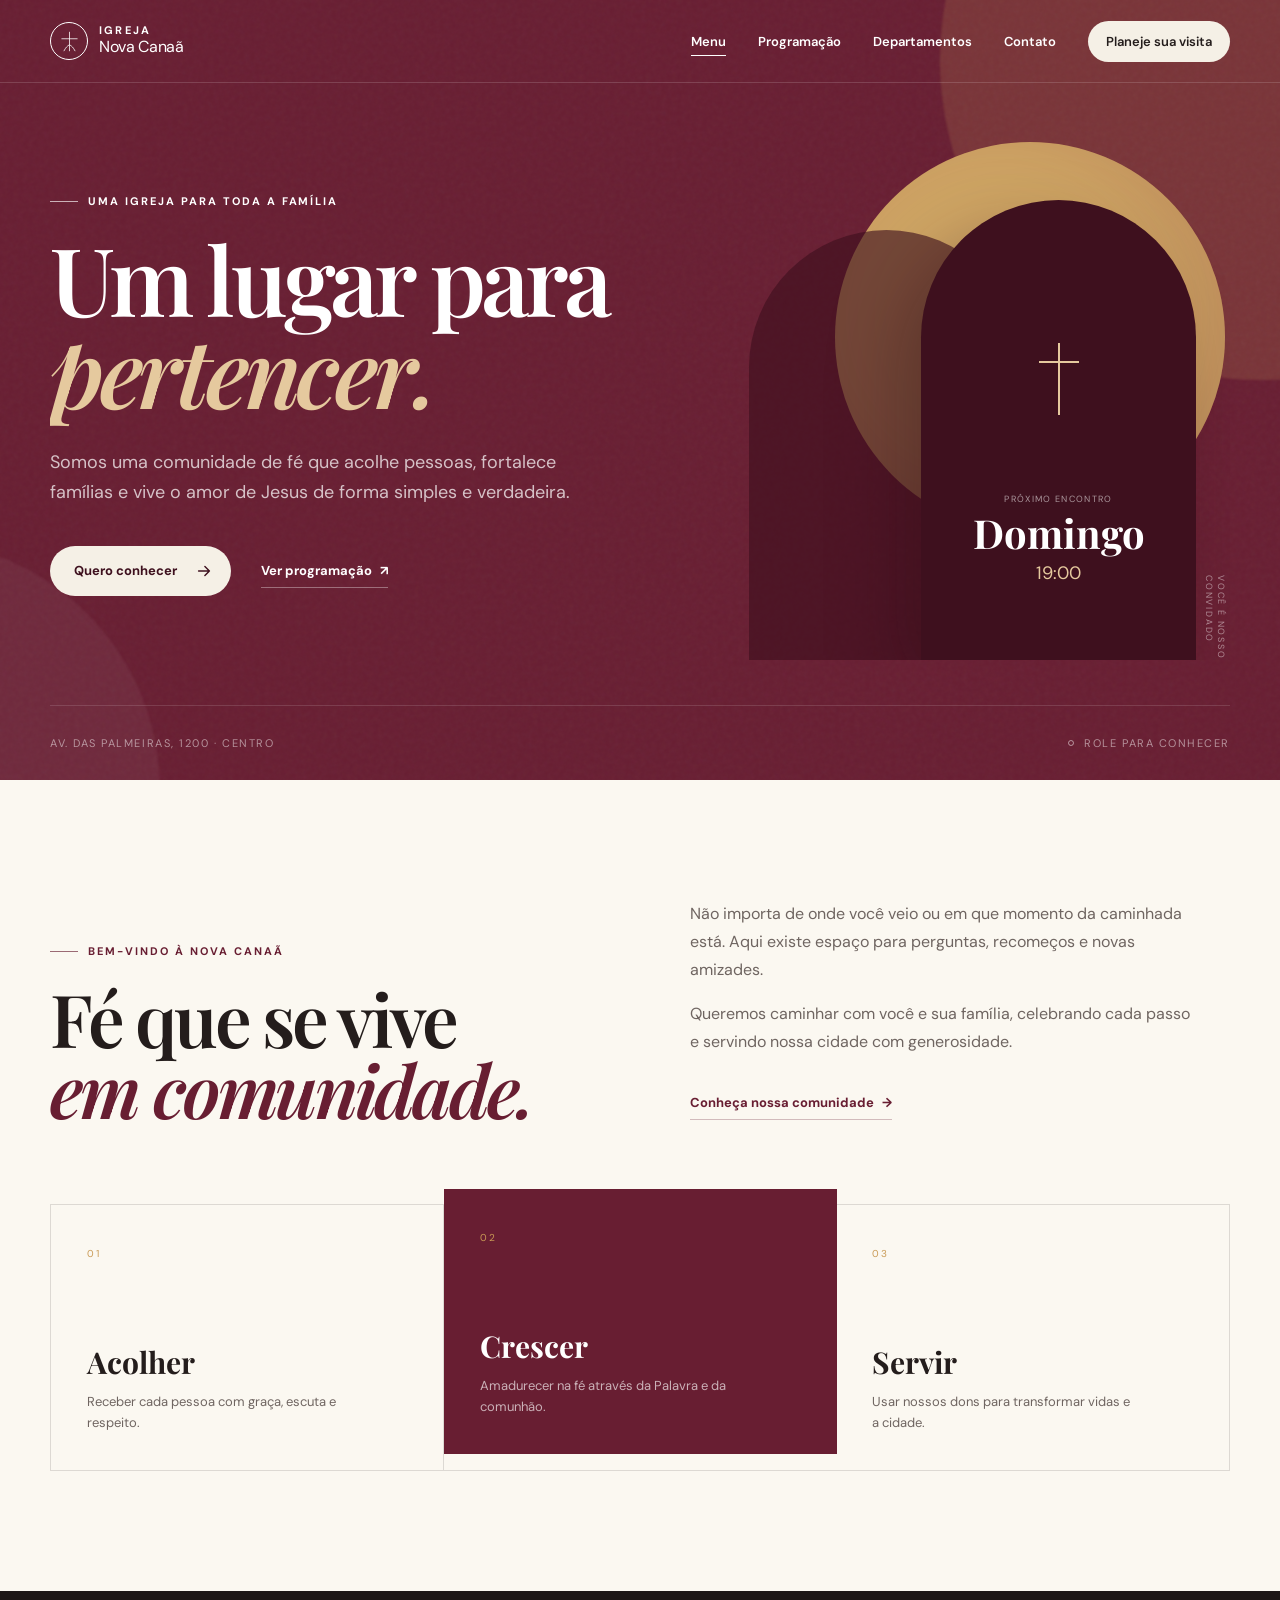
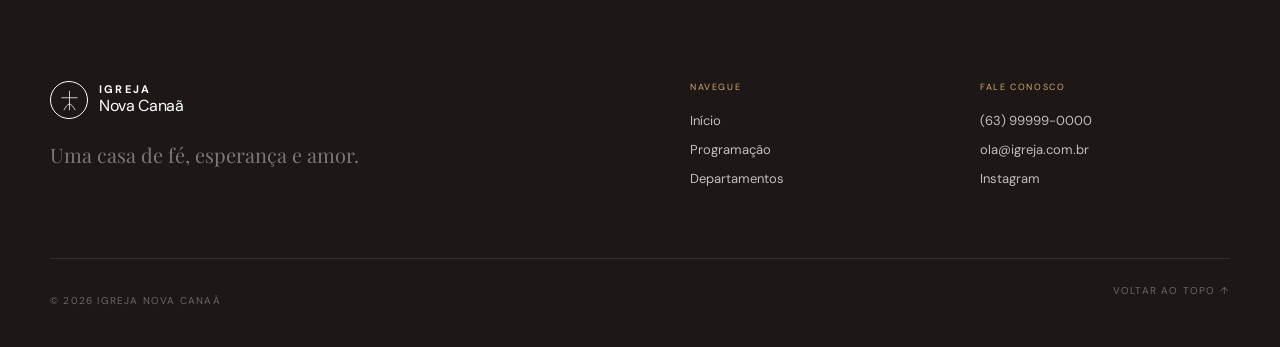
<file: index.html>
<!doctype html>
<html lang="pt-BR">
  <head>
    <meta charset="UTF-8" />
    <meta name="viewport" content="width=device-width, initial-scale=1.0" />
    <meta name="description" content="Igreja Nova Canaã — um lugar para pertencer, crescer e servir." />
    <meta name="theme-color" content="#681e32" />
    <title>Igreja Nova Canaã</title>
    <link rel="preconnect" href="https://fonts.googleapis.com" />
    <link rel="preconnect" href="https://fonts.gstatic.com" crossorigin />
    <link href="https://fonts.googleapis.com/css2?family=DM+Sans:wght@400;500;600;700&family=Playfair+Display:ital,wght@0,600;1,600&display=swap" rel="stylesheet" />
    <link rel="stylesheet" href="styles.css" />
  </head>
  <body>
    <a class="skip-link" href="#conteudo">Ir para o conteúdo</a>

    <header class="site-header" data-header>
      <div class="container nav-wrap">
        <a class="brand" href="index.html" aria-label="Igreja Nova Canaã — início">
          <span class="brand-mark" aria-hidden="true">
            <svg viewBox="0 0 42 42" role="img"><path d="M21 4v34M7 16h28"/><path d="M11 38c3-6 6-9 10-11 4 2 7 5 10 11"/></svg>
          </span>
          <span><strong>Igreja</strong> Nova Canaã</span>
        </a>

        <button class="menu-toggle" type="button" aria-label="Abrir menu" aria-expanded="false" aria-controls="main-nav" data-menu-toggle>
          <span></span><span></span>
        </button>

        <nav class="main-nav" id="main-nav" aria-label="Navegação principal" data-nav>
          <a href="index.html" aria-current="page">Menu</a>
          <a href="programacao.html">Programação</a>
          <a href="departamentos.html">Departamentos</a>
          <a href="contato.html">Contato</a>
          <a class="nav-cta" href="contato.html">Planeje sua visita</a>
        </nav>
      </div>
    </header>

    <main id="conteudo">
      <section class="hero" id="inicio">
        <div class="hero-glow hero-glow-one"></div>
        <div class="hero-glow hero-glow-two"></div>
        <div class="container hero-grid">
          <div class="hero-copy reveal">
            <p class="eyebrow"><span></span> Uma igreja para toda a família</p>
            <h1>Um lugar para <em>pertencer.</em></h1>
            <p class="hero-text">Somos uma comunidade de fé que acolhe pessoas, fortalece famílias e vive o amor de Jesus de forma simples e verdadeira.</p>
            <div class="hero-actions">
              <a class="button-live-arrow" href="contato.html">Quero conhecer<svg viewBox="0 0 20 20" aria-hidden="true"><path d="M4 10h12M11 5l5 5-5 5"/></svg></a>
              <a class="text-link" href="programacao.html">Ver programação <span aria-hidden="true">↗</span></a>
            </div>
          </div>

          <div class="hero-art reveal" aria-label="Próximo culto, domingo às 19 horas">
            <div class="sun-disc"></div>
            <div class="arch arch-back"></div>
            <div class="arch arch-front">
              <div class="cross" aria-hidden="true"></div>
              <p>Próximo encontro</p>
              <strong>Domingo</strong>
              <span>19:00</span>
            </div>
            <p class="art-note">Você é nosso convidado</p>
          </div>
        </div>

        <div class="container hero-foot">
          <p>Av. das Palmeiras, 1200 · Centro</p>
          <div class="hero-scroll"><span></span> Role para conhecer</div>
        </div>
      </section>

      <section class="welcome section" aria-labelledby="welcome-title">
        <div class="container welcome-grid">
          <div class="section-intro reveal">
            <p class="eyebrow dark"><span></span> Bem-vindo à Nova Canaã</p>
            <h2 id="welcome-title">Fé que se vive <em>em comunidade.</em></h2>
          </div>
          <div class="welcome-copy reveal">
            <p>Não importa de onde você veio ou em que momento da caminhada está. Aqui existe espaço para perguntas, recomeços e novas amizades.</p>
            <p>Queremos caminhar com você e sua família, celebrando cada passo e servindo nossa cidade com generosidade.</p>
            <a class="text-link dark-link" href="departamentos.html">Conheça nossa comunidade <span aria-hidden="true">→</span></a>
          </div>
        </div>
        <div class="container values-grid">
          <article class="value-card reveal">
            <span>01</span>
            <h3>Acolher</h3>
            <p>Receber cada pessoa com graça, escuta e respeito.</p>
          </article>
          <article class="value-card featured reveal">
            <span>02</span>
            <h3>Crescer</h3>
            <p>Amadurecer na fé através da Palavra e da comunhão.</p>
          </article>
          <article class="value-card reveal">
            <span>03</span>
            <h3>Servir</h3>
            <p>Usar nossos dons para transformar vidas e a cidade.</p>
          </article>
        </div>
      </section>

    </main>

    <footer class="footer">
      <div class="container footer-top">
        <div>
          <a class="brand footer-brand" href="index.html">
            <span class="brand-mark" aria-hidden="true"><svg viewBox="0 0 42 42"><path d="M21 4v34M7 16h28"/><path d="M11 38c3-6 6-9 10-11 4 2 7 5 10 11"/></svg></span>
            <span><strong>Igreja</strong> Nova Canaã</span>
          </a>
          <p>Uma casa de fé, esperança e amor.</p>
        </div>
        <div class="footer-nav">
          <div><span>Navegue</span><a href="index.html">Início</a><a href="programacao.html">Programação</a><a href="departamentos.html">Departamentos</a></div>
          <div><span>Fale conosco</span><a href="tel:+5563999990000">(63) 99999-0000</a><a href="mailto:ola@igreja.com.br">ola@igreja.com.br</a><a href="#">Instagram</a></div>
        </div>
      </div>
      <div class="container footer-bottom"><p>© <span data-year></span> Igreja Nova Canaã</p><a href="#inicio">Voltar ao topo ↑</a></div>
    </footer>

    <script src="script.js"></script>
  </body>
</html>
</file>
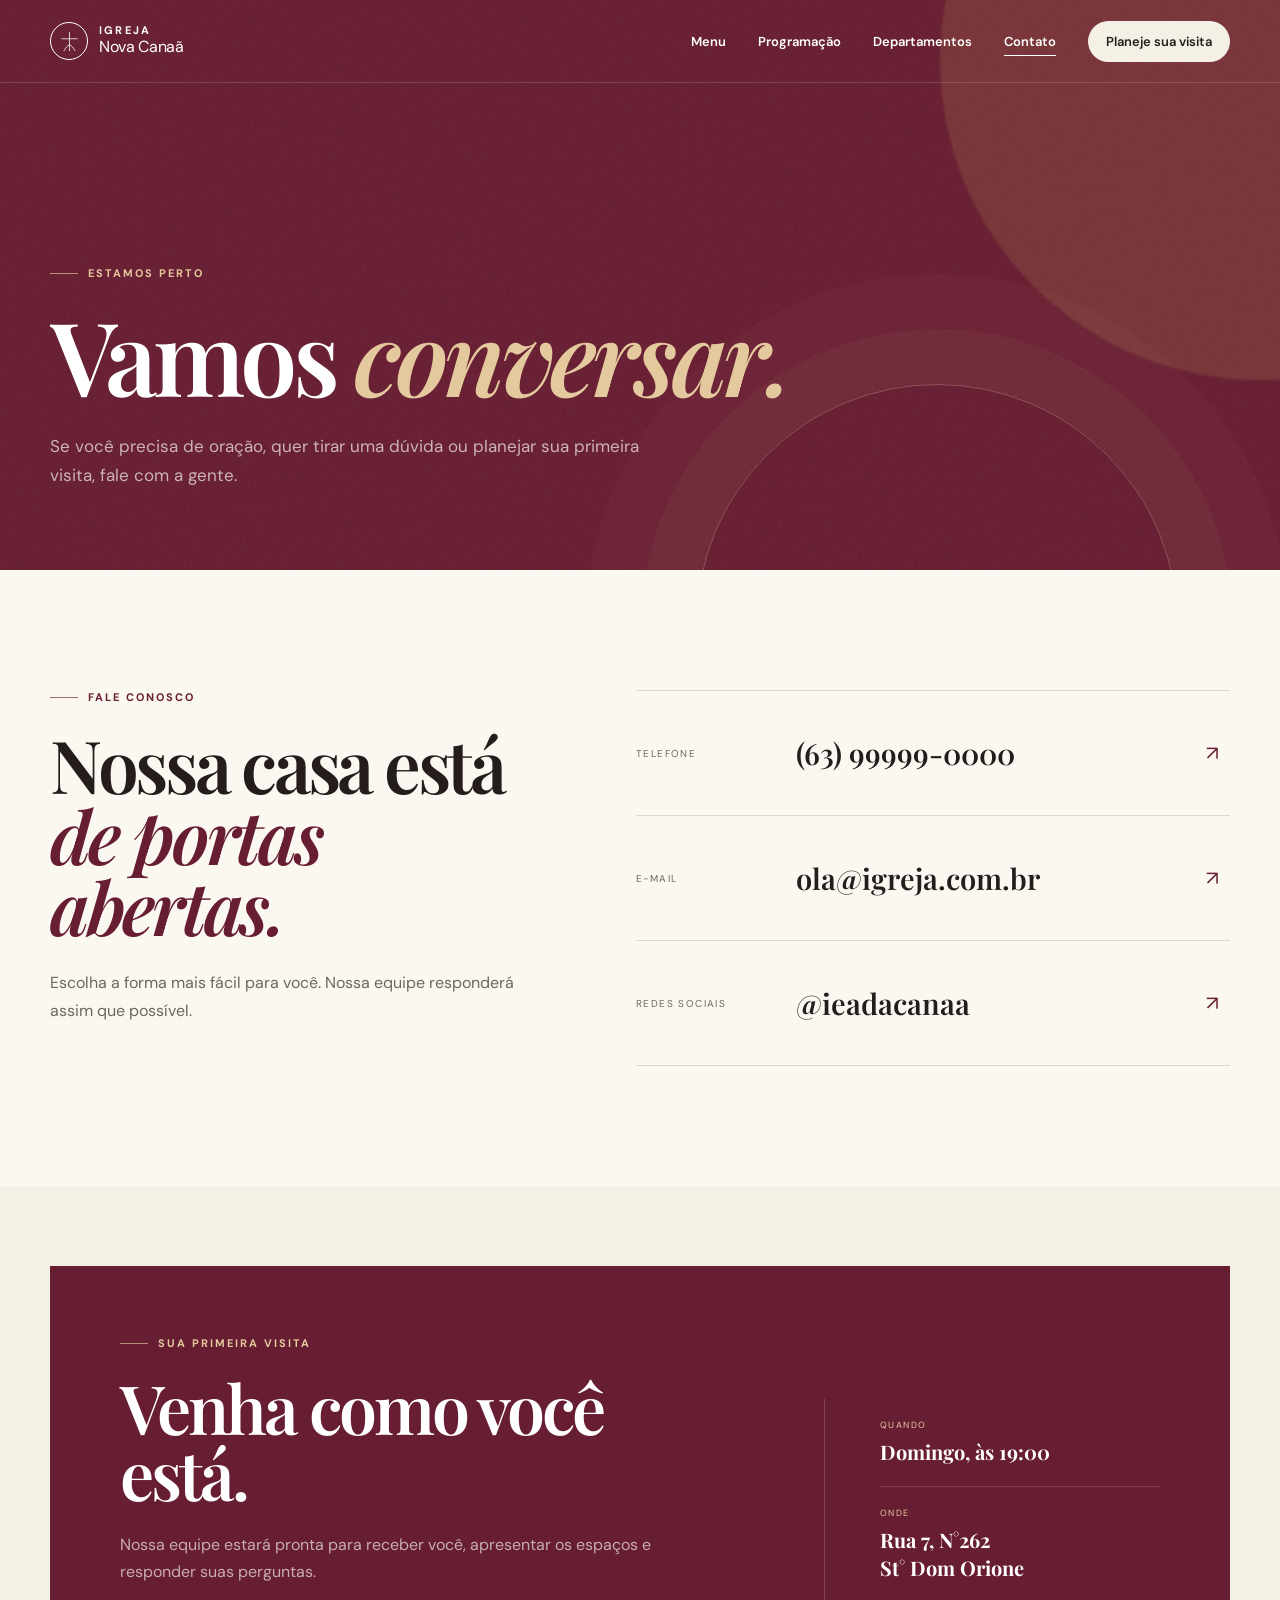
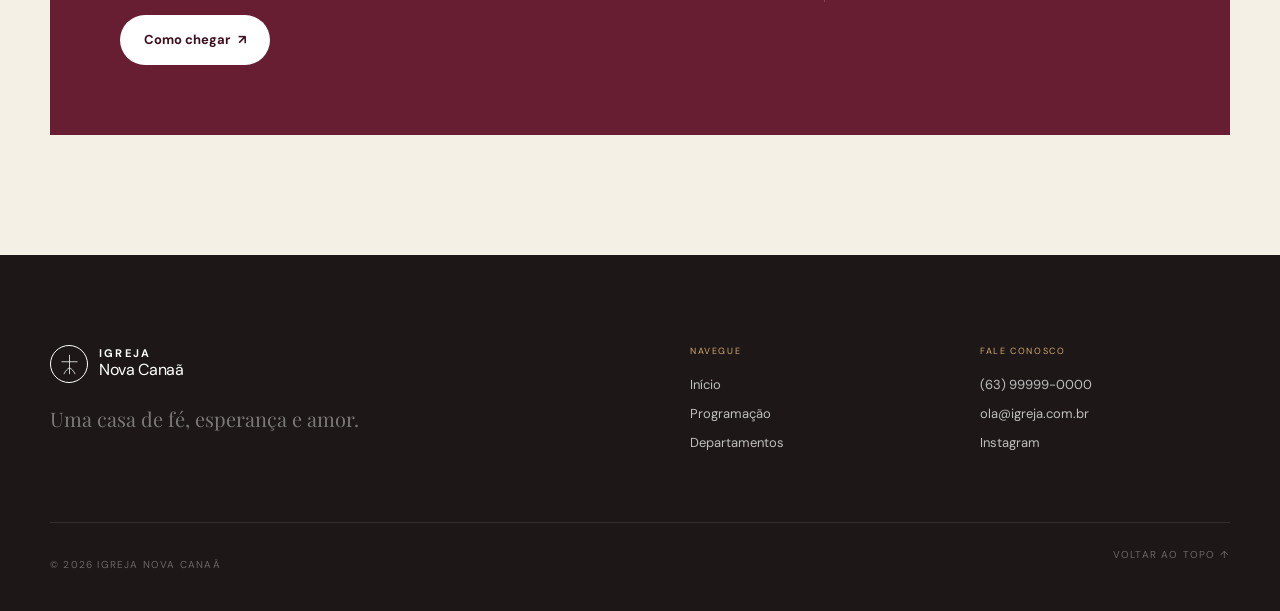
<file: contato.html>
<!doctype html>
<html lang="pt-BR">
  <head>
    <meta charset="UTF-8" />
    <meta name="viewport" content="width=device-width, initial-scale=1.0" />
    <meta name="description" content="Entre em contato e planeje sua visita à Igreja Nova Canaã." />
    <meta name="theme-color" content="#681e32" />
    <title>Contato | Igreja Nova Canaã</title>
    <link rel="preconnect" href="https://fonts.googleapis.com" /><link rel="preconnect" href="https://fonts.gstatic.com" crossorigin />
    <link href="https://fonts.googleapis.com/css2?family=DM+Sans:wght@400;500;600;700&family=Playfair+Display:ital,wght@0,600;1,600&display=swap" rel="stylesheet" />
    <link rel="stylesheet" href="styles.css" />
  </head>
  <body>
    <a class="skip-link" href="#conteudo">Ir para o conteúdo</a>
    <header class="site-header inner-header" data-header>
      <div class="container nav-wrap">
        <a class="brand" href="index.html" aria-label="Igreja Nova Canaã — início"><span class="brand-mark" aria-hidden="true"><svg viewBox="0 0 42 42"><path d="M21 4v34M7 16h28"/><path d="M11 38c3-6 6-9 10-11 4 2 7 5 10 11"/></svg></span><span><strong>Igreja</strong> Nova Canaã</span></a>
        <button class="menu-toggle" type="button" aria-label="Abrir menu" aria-expanded="false" aria-controls="main-nav" data-menu-toggle><span></span><span></span></button>
        <nav class="main-nav" id="main-nav" aria-label="Navegação principal" data-nav>
          <a href="index.html">Menu</a><a href="programacao.html">Programação</a><a href="departamentos.html">Departamentos</a><a href="contato.html" aria-current="page">Contato</a><a class="nav-cta" href="#visite">Planeje sua visita</a>
        </nav>
      </div>
    </header>

    <main id="conteudo">
      <section class="page-hero" id="inicio">
        <div class="hero-glow hero-glow-one"></div>
        <div class="container page-hero-content reveal"><p class="eyebrow light"><span></span> Estamos perto</p><h1>Vamos <em>conversar.</em></h1><p>Se você precisa de oração, quer tirar uma dúvida ou planejar sua primeira visita, fale com a gente.</p></div>
      </section>

      <section class="contact section" aria-labelledby="contact-title">
        <div class="container contact-grid">
          <div class="contact-intro reveal">
            <p class="eyebrow dark"><span></span> Fale conosco</p>
            <h2 id="contact-title">Nossa casa está <em>de portas abertas.</em></h2>
            <p>Escolha a forma mais fácil para você. Nossa equipe responderá assim que possível.</p>
          </div>
          <div class="contact-options">
            <a class="contact-card reveal" href="tel:+5563999990000"><span>Telefone</span><strong>(63) 99999-0000</strong><b aria-hidden="true">↗</b></a>
            <a class="contact-card reveal" href="mailto:ola@igreja.com.br"><span>E-mail</span><strong>ola@igreja.com.br</strong><b aria-hidden="true">↗</b></a>
            <a class="contact-card reveal" href="http://instagram.com/ieadacanaa" target="_blank" rel="noreferrer"><span>Redes sociais</span><strong>@ieadacanaa</strong><b aria-hidden="true">↗</b></a>
          </div>
        </div>
      </section>

      <section class="visit section contact-visit" id="visite" aria-labelledby="visit-title">
        <div class="container visit-card reveal">
          <div class="visit-copy"><p class="eyebrow light"><span></span> Sua primeira visita</p><h2 id="visit-title">Venha como você está.</h2><p>Nossa equipe estará pronta para receber você, apresentar os espaços e responder suas perguntas.</p><a class="button button-light" href="https://maps.app.goo.gl/ENQtZvtRJDS5ViXU7" target="_blank" rel="noreferrer">Como chegar <span aria-hidden="true">↗</span></a></div>
          <div class="visit-details"><div><span>Quando</span><strong>Domingo, às 19:00</strong></div><div><span>Onde</span><strong>Rua 7, N°262<br />St° Dom Orione</strong></div></div>
        </div>
      </section>
    </main>

    <footer class="footer">
      <div class="container footer-top"><div><a class="brand footer-brand" href="index.html"><span class="brand-mark" aria-hidden="true"><svg viewBox="0 0 42 42"><path d="M21 4v34M7 16h28"/><path d="M11 38c3-6 6-9 10-11 4 2 7 5 10 11"/></svg></span><span><strong>Igreja</strong> Nova Canaã</span></a><p>Uma casa de fé, esperança e amor.</p></div><div class="footer-nav"><div><span>Navegue</span><a href="index.html">Início</a><a href="programacao.html">Programação</a><a href="departamentos.html">Departamentos</a></div><div><span>Fale conosco</span><a href="tel:+5563999990000">(63) 99999-0000</a><a href="mailto:ola@igreja.com.br">ola@igreja.com.br</a><a href="#">Instagram</a></div></div></div>
      <div class="container footer-bottom"><p>© <span data-year></span> Igreja Nova Canaã</p><a href="#inicio">Voltar ao topo ↑</a></div>
    </footer>
    <script src="script.js"></script>
  </body>
</html>
</file>
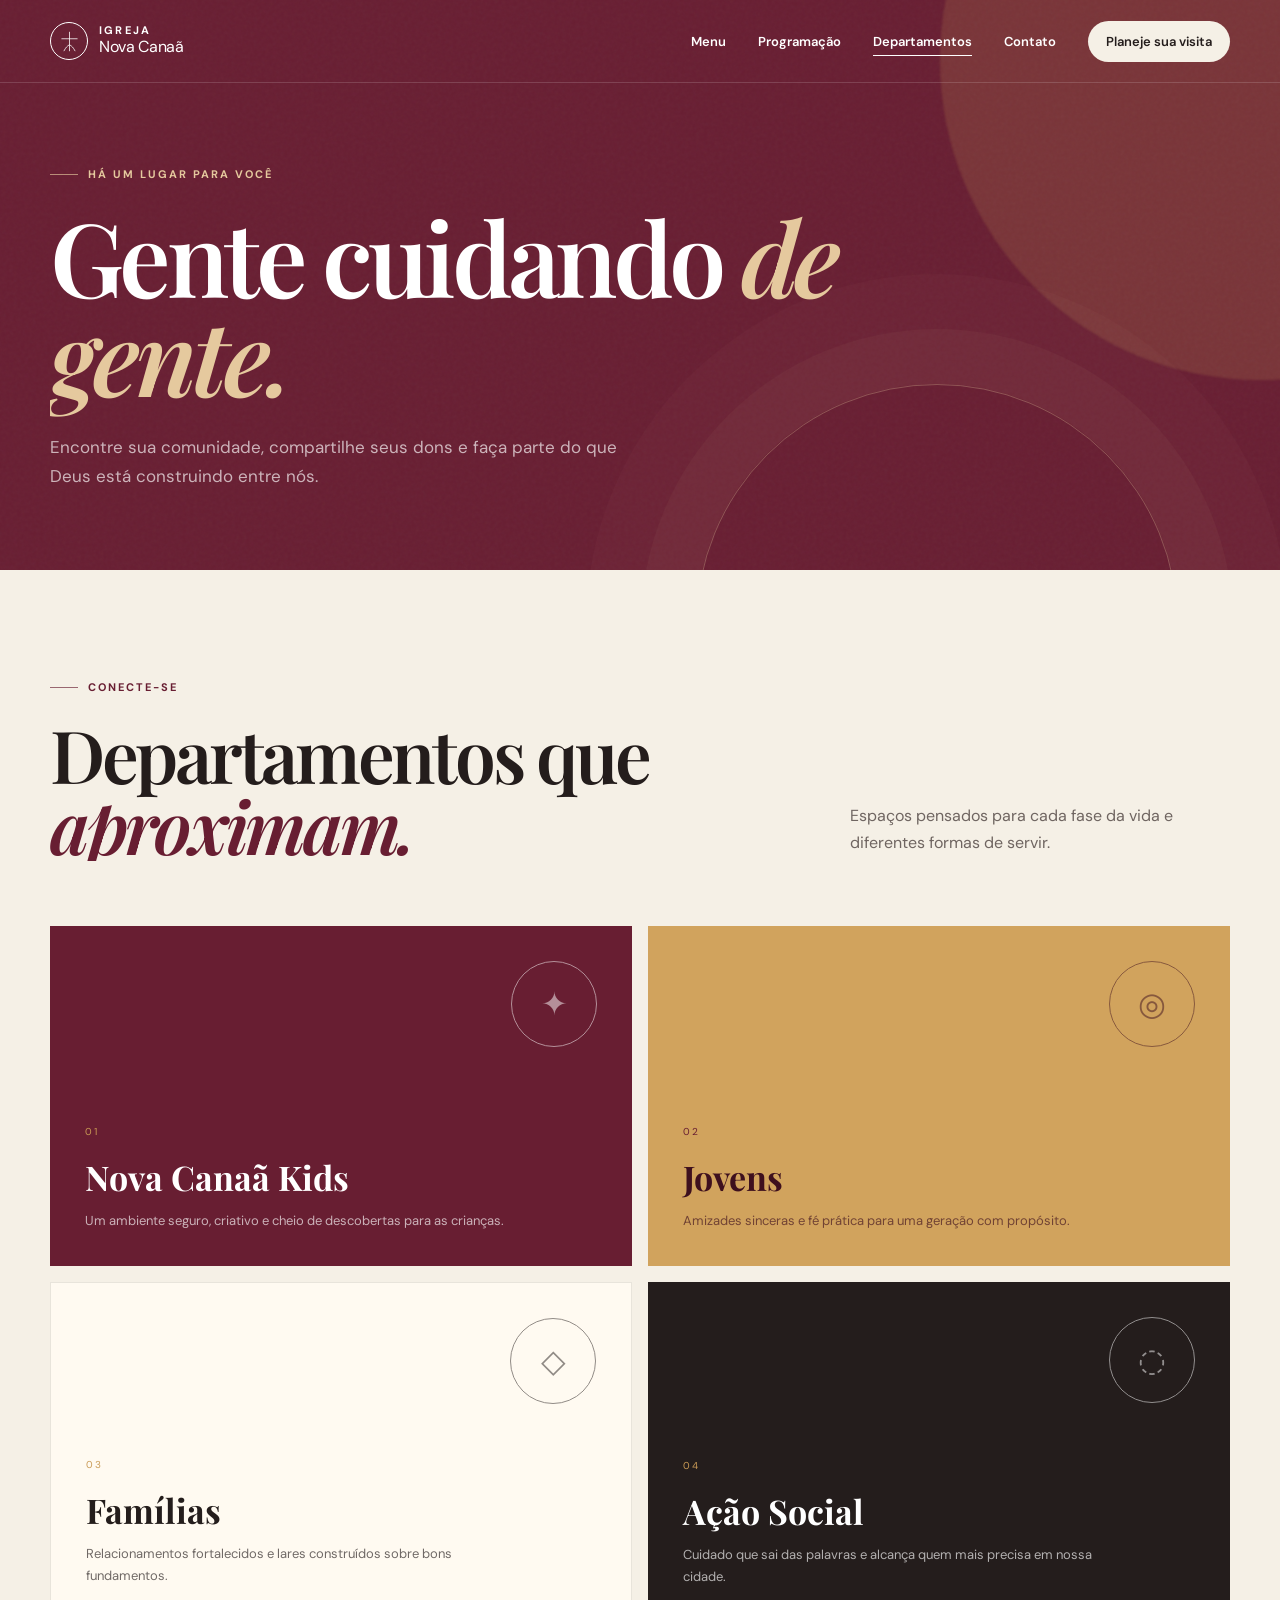
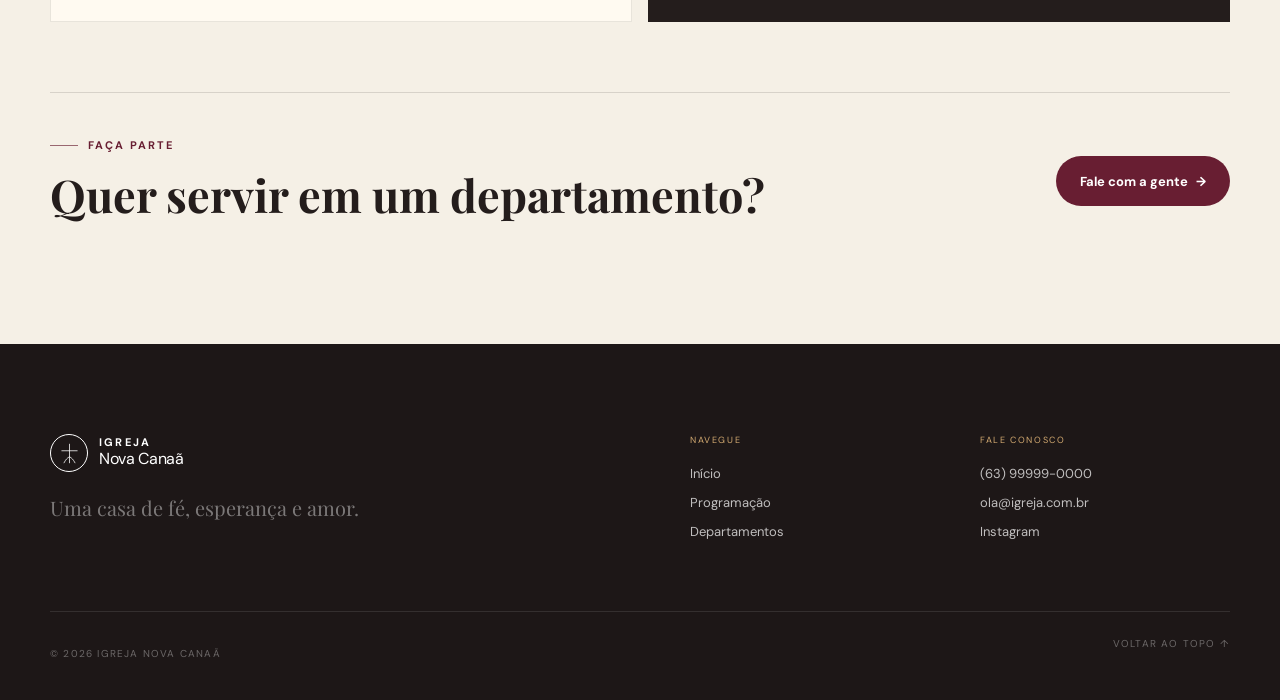
<file: departamentos.html>
<!doctype html>
<html lang="pt-BR">
  <head>
    <meta charset="UTF-8" />
    <meta name="viewport" content="width=device-width, initial-scale=1.0" />
    <meta name="description" content="Conheça os departamentos da Igreja Nova Canaã." />
    <meta name="theme-color" content="#681e32" />
    <title>Departamentos | Igreja Nova Canaã</title>
    <link rel="preconnect" href="https://fonts.googleapis.com" /><link rel="preconnect" href="https://fonts.gstatic.com" crossorigin />
    <link href="https://fonts.googleapis.com/css2?family=DM+Sans:wght@400;500;600;700&family=Playfair+Display:ital,wght@0,600;1,600&display=swap" rel="stylesheet" />
    <link rel="stylesheet" href="styles.css" />
  </head>
  <body>
    <a class="skip-link" href="#conteudo">Ir para o conteúdo</a>
    <header class="site-header inner-header" data-header>
      <div class="container nav-wrap">
        <a class="brand" href="index.html" aria-label="Igreja Nova Canaã — início"><span class="brand-mark" aria-hidden="true"><svg viewBox="0 0 42 42"><path d="M21 4v34M7 16h28"/><path d="M11 38c3-6 6-9 10-11 4 2 7 5 10 11"/></svg></span><span><strong>Igreja</strong> Nova Canaã</span></a>
        <button class="menu-toggle" type="button" aria-label="Abrir menu" aria-expanded="false" aria-controls="main-nav" data-menu-toggle><span></span><span></span></button>
        <nav class="main-nav" id="main-nav" aria-label="Navegação principal" data-nav>
          <a href="index.html">Menu</a><a href="programacao.html">Programação</a><a href="departamentos.html" aria-current="page">Departamentos</a><a href="contato.html">Contato</a><a class="nav-cta" href="contato.html">Planeje sua visita</a>
        </nav>
      </div>
    </header>

    <main id="conteudo">
      <section class="page-hero" id="inicio">
        <div class="hero-glow hero-glow-one"></div>
        <div class="container page-hero-content reveal">
          <p class="eyebrow light"><span></span> Há um lugar para você</p>
          <h1>Gente cuidando <em>de gente.</em></h1>
          <p>Encontre sua comunidade, compartilhe seus dons e faça parte do que Deus está construindo entre nós.</p>
        </div>
      </section>

      <section class="ministries section ministries-page" aria-labelledby="ministries-title">
        <div class="container">
          <div class="ministries-heading reveal"><div><p class="eyebrow dark"><span></span> Conecte-se</p><h2 id="ministries-title">Departamentos que <em>aproximam.</em></h2></div><p>Espaços pensados para cada fase da vida e diferentes formas de servir.</p></div>
          <div class="ministries-grid">
            <article class="ministry-card burgundy reveal"><div class="ministry-icon" aria-hidden="true">✦</div><div><span>01</span><h3>Nova Canaã Kids</h3><p>Um ambiente seguro, criativo e cheio de descobertas para as crianças.</p></div></article>
            <article class="ministry-card gold reveal"><div class="ministry-icon" aria-hidden="true">◎</div><div><span>02</span><h3>Jovens</h3><p>Amizades sinceras e fé prática para uma geração com propósito.</p></div></article>
            <article class="ministry-card cream reveal"><div class="ministry-icon" aria-hidden="true">◇</div><div><span>03</span><h3>Famílias</h3><p>Relacionamentos fortalecidos e lares construídos sobre bons fundamentos.</p></div></article>
            <article class="ministry-card dark reveal"><div class="ministry-icon" aria-hidden="true">◌</div><div><span>04</span><h3>Ação Social</h3><p>Cuidado que sai das palavras e alcança quem mais precisa em nossa cidade.</p></div></article>
          </div>
          <div class="join-strip reveal"><div><p class="eyebrow dark"><span></span> Faça parte</p><h3>Quer servir em um departamento?</h3></div><a class="button button-primary solid" href="contato.html">Fale com a gente <span aria-hidden="true">→</span></a></div>
        </div>
      </section>
    </main>

    <footer class="footer">
      <div class="container footer-top"><div><a class="brand footer-brand" href="index.html"><span class="brand-mark" aria-hidden="true"><svg viewBox="0 0 42 42"><path d="M21 4v34M7 16h28"/><path d="M11 38c3-6 6-9 10-11 4 2 7 5 10 11"/></svg></span><span><strong>Igreja</strong> Nova Canaã</span></a><p>Uma casa de fé, esperança e amor.</p></div><div class="footer-nav"><div><span>Navegue</span><a href="index.html">Início</a><a href="programacao.html">Programação</a><a href="departamentos.html">Departamentos</a></div><div><span>Fale conosco</span><a href="tel:+5563999990000">(63) 99999-0000</a><a href="mailto:ola@igreja.com.br">ola@igreja.com.br</a><a href="#">Instagram</a></div></div></div>
      <div class="container footer-bottom"><p>© <span data-year></span> Igreja Nova Canaã</p><a href="#inicio">Voltar ao topo ↑</a></div>
    </footer>
    <script src="script.js"></script>
  </body>
</html>
</file>
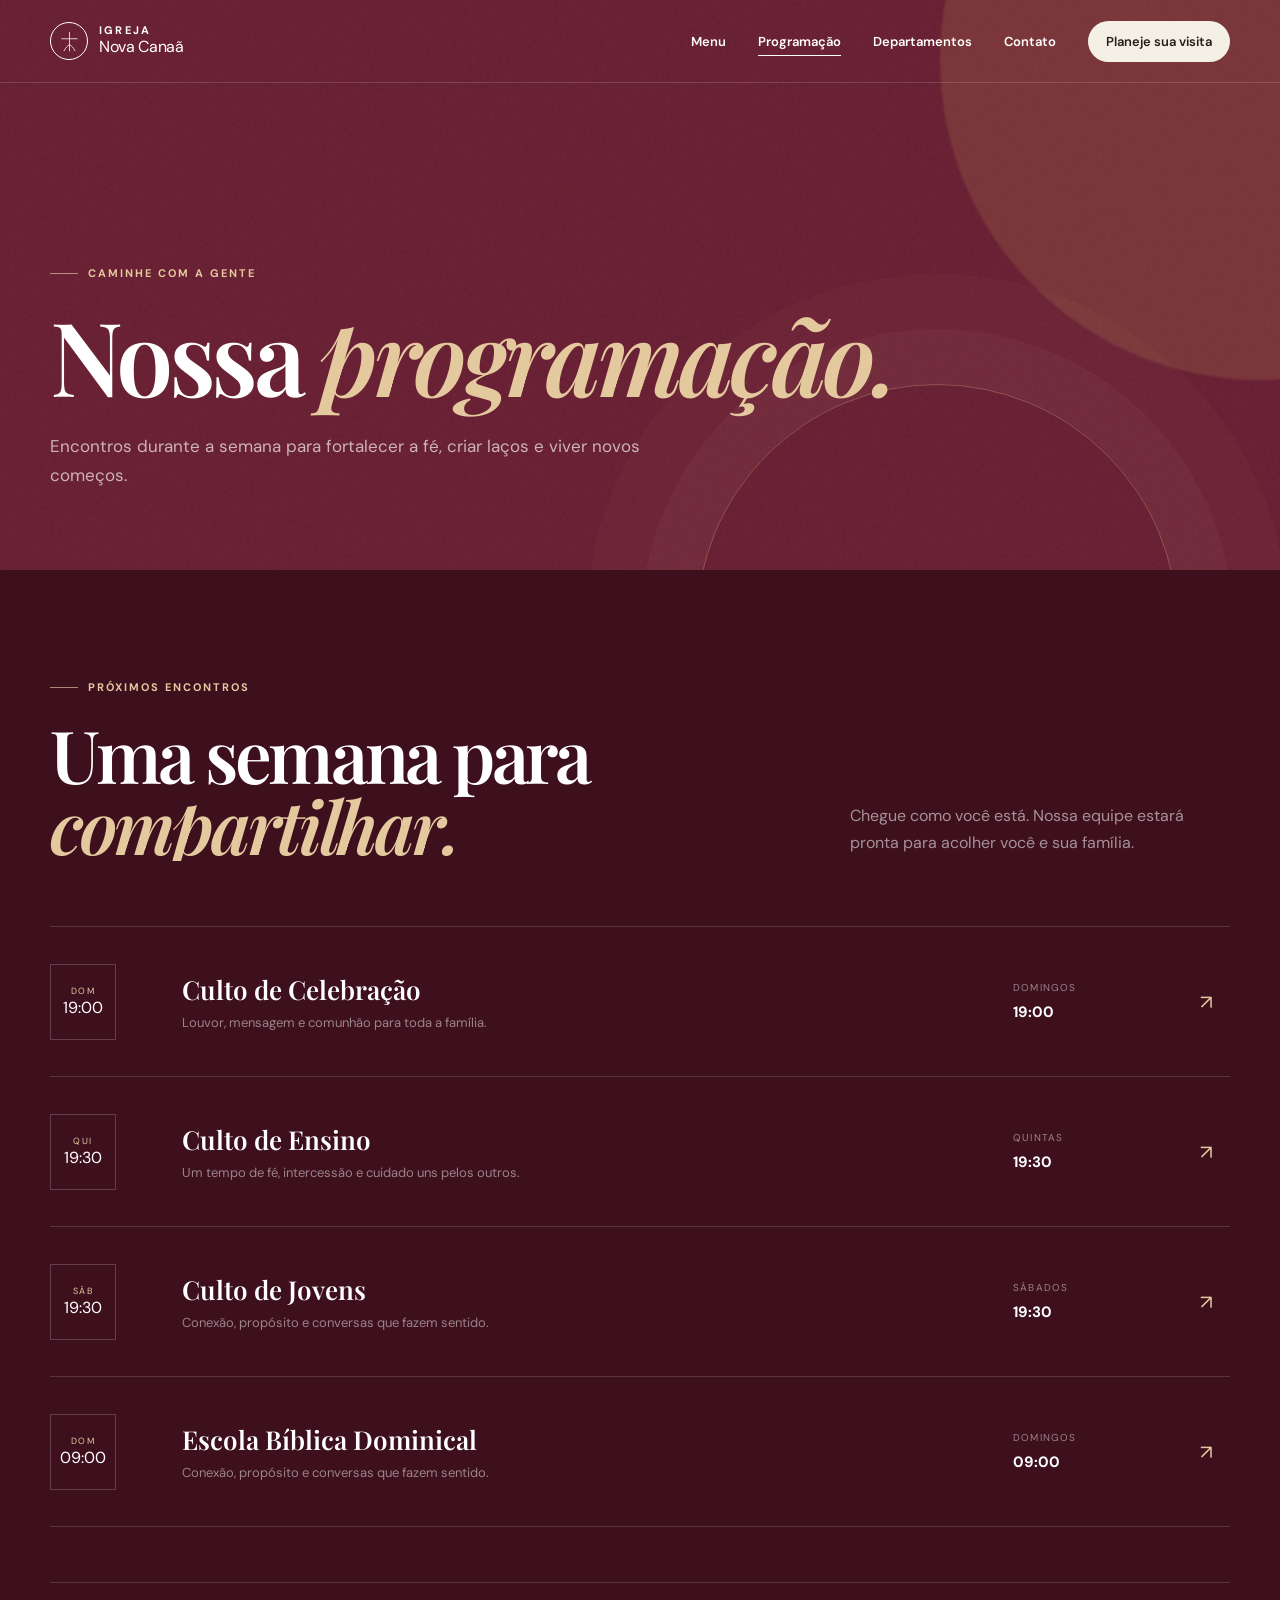
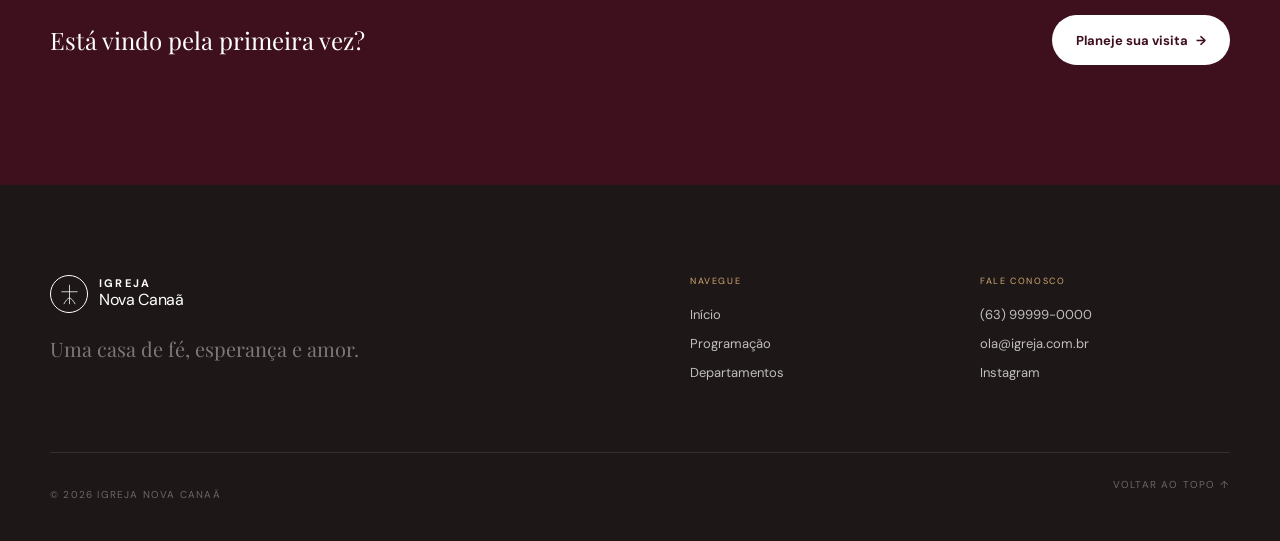
<file: programacao.html>
<!doctype html>
<html lang="pt-BR">
  <head>
    <meta charset="UTF-8" />
    <meta name="viewport" content="width=device-width, initial-scale=1.0" />
    <meta name="description" content="Conheça a programação semanal da Igreja Nova Canaã." />
    <meta name="theme-color" content="#681e32" />
    <title>Programação | Igreja Nova Canaã</title>
    <link rel="preconnect" href="https://fonts.googleapis.com" />
    <link rel="preconnect" href="https://fonts.gstatic.com" crossorigin />
    <link href="https://fonts.googleapis.com/css2?family=DM+Sans:wght@400;500;600;700&family=Playfair+Display:ital,wght@0,600;1,600&display=swap" rel="stylesheet" />
    <link rel="stylesheet" href="styles.css" />
  </head>
  <body>
    <a class="skip-link" href="#conteudo">Ir para o conteúdo</a>
    <header class="site-header inner-header" data-header>
      <div class="container nav-wrap">
        <a class="brand" href="index.html" aria-label="Igreja Nova Canaã — início">
          <span class="brand-mark" aria-hidden="true"><svg viewBox="0 0 42 42"><path d="M21 4v34M7 16h28"/><path d="M11 38c3-6 6-9 10-11 4 2 7 5 10 11"/></svg></span>
          <span><strong>Igreja</strong> Nova Canaã</span>
        </a>
        <button class="menu-toggle" type="button" aria-label="Abrir menu" aria-expanded="false" aria-controls="main-nav" data-menu-toggle><span></span><span></span></button>
        <nav class="main-nav" id="main-nav" aria-label="Navegação principal" data-nav>
          <a href="index.html">Menu</a>
          <a href="programacao.html" aria-current="page">Programação</a>
          <a href="departamentos.html">Departamentos</a>
          <a href="contato.html">Contato</a>
          <a class="nav-cta" href="contato.html">Planeje sua visita</a>
        </nav>
      </div>
    </header>

    <main id="conteudo">
      <section class="page-hero" id="inicio">
        <div class="hero-glow hero-glow-one"></div>
        <div class="container page-hero-content reveal">
          <p class="eyebrow light"><span></span> Caminhe com a gente</p>
          <h1>Nossa <em>programação.</em></h1>
          <p>Encontros durante a semana para fortalecer a fé, criar laços e viver novos começos.</p>
        </div>
      </section>

      <section class="schedule section schedule-page" aria-labelledby="schedule-title">
        <div class="container">
          <div class="schedule-heading reveal">
            <div><p class="eyebrow light"><span></span> Próximos encontros</p><h2 id="schedule-title">Uma semana para <em>compartilhar.</em></h2></div>
            <p>Chegue como você está. Nossa equipe estará pronta para acolher você e sua família.</p>
          </div>
          <div class="schedule-list">
            <article class="schedule-item reveal">
              <div class="day"><span>DOM</span>19:00</div>
              <div><h3>Culto de Celebração</h3><p>Louvor, mensagem e comunhão para toda a família.</p></div>
              <div class="time">Domingos <strong>19:00</strong></div><span class="schedule-arrow" aria-hidden="true">↗</span>
            </article>
            <article class="schedule-item reveal">
              <div class="day"><span>QUI</span>19:30</div>
              <div><h3>Culto de Ensino</h3><p>Um tempo de fé, intercessão e cuidado uns pelos outros.</p></div>
              <div class="time">Quintas <strong>19:30</strong></div><span class="schedule-arrow" aria-hidden="true">↗</span>
            </article>
            <article class="schedule-item reveal">
              <div class="day"><span>SÁB</span>19:30</div>
              <div><h3>Culto de Jovens</h3><p>Conexão, propósito e conversas que fazem sentido.</p></div>
              <div class="time">Sábados <strong>19:30</strong></div><span class="schedule-arrow" aria-hidden="true">↗</span>
            </article>
            </article>
            <article class="schedule-item reveal">
              <div class="day"><span>DOM</span>09:00</div>
              <div><h3>Escola Bíblica Dominical</h3><p>Conexão, propósito e conversas que fazem sentido.</p></div>
              <div class="time">Domingos <strong>09:00</strong></div><span class="schedule-arrow" aria-hidden="true">↗</span>
            </article>
          </div>
          <div class="page-cta reveal"><p>Está vindo pela primeira vez?</p><a class="button button-light" href="contato.html">Planeje sua visita <span aria-hidden="true">→</span></a></div>
        </div>
      </section>
    </main>

    <footer class="footer">
      <div class="container footer-top">
        <div><a class="brand footer-brand" href="index.html"><span class="brand-mark" aria-hidden="true"><svg viewBox="0 0 42 42"><path d="M21 4v34M7 16h28"/><path d="M11 38c3-6 6-9 10-11 4 2 7 5 10 11"/></svg></span><span><strong>Igreja</strong> Nova Canaã</span></a><p>Uma casa de fé, esperança e amor.</p></div>
        <div class="footer-nav"><div><span>Navegue</span><a href="index.html">Início</a><a href="programacao.html">Programação</a><a href="departamentos.html">Departamentos</a></div><div><span>Fale conosco</span><a href="tel:+5563999990000">(63) 99999-0000</a><a href="mailto:ola@igreja.com.br">ola@igreja.com.br</a><a href="http://instagram.com/ieadacanaa" target="_blank" rel="noreferrer">Instagram</a></div></div>
      </div>
      <div class="container footer-bottom"><p>© <span data-year></span> Igreja Nova Canaã</p><a href="#inicio">Voltar ao topo ↑</a></div>
    </footer>
    <script src="script.js"></script>
  </body>
</html>
</file>
<file: styles.css>
:root {
  --wine: #681e32;
  --wine-dark: #3e101e;
  --wine-light: #8b3049;
  --cream: #f5f0e6;
  --paper: #fbf8f1;
  --gold: #c99a55;
  --ink: #241d1c;
  --muted: #6f6561;
  --line: rgba(36, 29, 28, 0.14);
  --ease-out: cubic-bezier(0.23, 1, 0.32, 1);
  --ease-in-out: cubic-bezier(0.77, 0, 0.175, 1);
  --font-serif: "Playfair Display", Georgia, serif;
  --font-sans: "DM Sans", Arial, sans-serif;
}

* { box-sizing: border-box; }
html { scroll-behavior: smooth; scrollbar-width: thin; scrollbar-color: var(--wine) var(--paper); }
body { margin: 0; color: var(--ink); background: var(--paper); font-family: var(--font-sans); -webkit-font-smoothing: antialiased; }
::selection { color: white; background: var(--wine-light); }
::-webkit-scrollbar { width: 10px; }
::-webkit-scrollbar-track { background: var(--paper); }
::-webkit-scrollbar-thumb { background: var(--wine); border: 3px solid var(--paper); border-radius: 999px; }
::-webkit-scrollbar-thumb:hover { background: var(--wine-light); }
a { color: inherit; text-decoration: none; }
button, a { -webkit-tap-highlight-color: transparent; }
svg { display: block; }
.container { width: min(1180px, calc(100% - 48px)); margin-inline: auto; }
.section { padding: 120px 0; }
.skip-link { position: fixed; top: 8px; left: 8px; z-index: 1000; padding: 10px 14px; background: white; color: var(--wine); transform: translateY(-160%); transition: transform 180ms var(--ease-out); }
.skip-link:focus { transform: translateY(0); }
.scroll-progress { position: fixed; inset: 0 0 auto; z-index: 1001; height: 3px; pointer-events: none; background: var(--gold); transform: scaleX(0); transform-origin: left center; will-change: transform; }

.site-header { position: fixed; inset: 0 0 auto; z-index: 100; color: white; border-bottom: 1px solid rgba(255,255,255,.15); transition: background-color 220ms ease, color 220ms ease, box-shadow 220ms ease; }
.site-header.scrolled { color: var(--ink); background: rgba(251,248,241,.93); box-shadow: 0 10px 35px rgba(48,25,28,.08); backdrop-filter: blur(16px); border-color: var(--line); }
.nav-wrap { min-height: 82px; display: flex; align-items: center; justify-content: space-between; }
.brand { display: inline-flex; align-items: center; gap: 11px; font-size: 16px; letter-spacing: -.02em; }
.brand strong { display: block; font-size: 11px; text-transform: uppercase; letter-spacing: .2em; line-height: 1; }
.brand-mark { width: 38px; height: 38px; display: grid; place-items: center; border: 1px solid currentColor; border-radius: 50%; transition: transform 200ms var(--ease-out); }
.brand-mark svg { width: 23px; height: 23px; fill: none; stroke: currentColor; stroke-width: 1.4; stroke-linecap: round; stroke-linejoin: round; }
.main-nav { display: flex; align-items: center; gap: 32px; font-size: 13px; font-weight: 600; }
.main-nav > a:not(.nav-cta) { position: relative; padding: 10px 0; }
.main-nav > a:not(.nav-cta)::after { content: ""; position: absolute; left: 0; right: 0; bottom: 4px; height: 1px; background: currentColor; transform: scaleX(0); transform-origin: right; transition: transform 200ms var(--ease-out); }
.main-nav > a[aria-current="page"]::after { transform: scaleX(1); }
.nav-cta { padding: 12px 18px; color: var(--ink); background: var(--cream); border-radius: 999px; transition: transform 160ms var(--ease-out), background-color 180ms ease; }
.scrolled .nav-cta { color: white; background: var(--wine); }
.menu-toggle { display: none; width: 42px; height: 42px; padding: 0; color: inherit; background: none; border: 0; border-radius: 50%; }
.menu-toggle span { display: block; width: 21px; height: 1.5px; margin: 5px auto; background: currentColor; transition: transform 200ms var(--ease-out); }

.hero { position: relative; min-height: 780px; overflow: hidden; color: white; background: var(--wine); isolation: isolate; }
.hero::before { content: ""; position: absolute; inset: 0; opacity: .085; z-index: -1; background-image: url("data:image/svg+xml,%3Csvg viewBox='0 0 160 160' xmlns='http://www.w3.org/2000/svg'%3E%3Cfilter id='n'%3E%3CfeTurbulence type='fractalNoise' baseFrequency='.95' numOctaves='4' stitchTiles='stitch'/%3E%3C/filter%3E%3Crect width='100%25' height='100%25' filter='url(%23n)' opacity='.5'/%3E%3C/svg%3E"); }
.hero-glow { position: absolute; z-index: -2; border-radius: 50%; filter: blur(1px); }
.hero-glow-one { width: 640px; height: 640px; right: -300px; top: -260px; background: rgba(201,154,85,.18); }
.hero-glow-two { width: 500px; height: 500px; left: -340px; bottom: -260px; background: rgba(255,255,255,.05); }
@keyframes glow-drift { to { transform: translate3d(-24px, 18px, 0) scale(1.04); } }
.hero-glow-one { animation: glow-drift 12s var(--ease-in-out) infinite alternate; }
.hero-grid { min-height: 705px; display: grid; grid-template-columns: 1.02fr .98fr; align-items: center; gap: 60px; padding-top: 84px; }
.eyebrow { margin: 0 0 25px; display: flex; align-items: center; gap: 10px; text-transform: uppercase; letter-spacing: .18em; font-size: 11px; font-weight: 700; }
.eyebrow > span { width: 28px; height: 1px; background: currentColor; opacity: .65; }
.eyebrow.dark { color: var(--wine); }
.eyebrow.light { color: #e5c99e; }
h1, h2 { font-family: var(--font-serif); font-weight: 600; letter-spacing: -.045em; line-height: .97; }
h1 { max-width: 660px; margin: 0; font-size: clamp(62px, 7.4vw, 102px); }
h1 em, h2 em { display: block; color: #e5c99e; font-weight: 600; }
.hero-text { max-width: 580px; margin: 30px 0 0; color: rgba(255,255,255,.72); font-size: 18px; line-height: 1.7; }
.hero-actions { display: flex; align-items: center; gap: 30px; margin-top: 38px; }
.button { min-height: 50px; display: inline-flex; align-items: center; justify-content: center; gap: 8px; padding: 0 24px; border-radius: 999px; font-size: 13px; font-weight: 700; transition: transform 160ms var(--ease-out), background-color 180ms ease; }
.button:active, .nav-cta:active { transform: scale(.97); }
.button-primary { color: var(--wine-dark); background: var(--cream); }
.button-light { color: var(--wine-dark); background: white; }
.button-live-arrow { min-height: 50px; display: inline-flex; align-items: center; gap: 18px; padding: 0 18px 0 24px; border-radius: 999px; background: var(--cream); color: var(--wine-dark); font: 700 13px var(--font-sans); transition: transform 160ms var(--ease-out), background-color 180ms ease; }
.button-live-arrow svg { width: 18px; height: 18px; fill: none; stroke: currentColor; stroke-width: 1.6; stroke-linecap: round; stroke-linejoin: round; transition: transform 180ms var(--ease-out); }
.button-live-arrow:focus-visible { outline: 2px solid var(--gold); outline-offset: 3px; }
.button-live-arrow:active { transform: scale(.97); }
.text-link { display: inline-flex; align-items: center; gap: 8px; padding: 8px 0; font-size: 13px; font-weight: 700; border-bottom: 1px solid rgba(255,255,255,.35); }
.text-link:active { transform: scale(.97); }
.text-link span { transition: transform 180ms var(--ease-out); }
.dark-link { color: var(--wine); border-color: rgba(104,30,50,.28); }

.hero-art { position: relative; width: min(100%, 520px); height: 530px; justify-self: end; }
.sun-disc { position: absolute; width: 390px; height: 390px; right: 5px; top: 12px; border-radius: 50%; background: #d0a665; box-shadow: inset -30px -20px 80px rgba(104,30,50,.18); }
.arch { position: absolute; bottom: 0; width: 275px; border-radius: 150px 150px 0 0; }
.arch-back { height: 430px; right: 206px; background: rgba(62,16,30,.62); }
.arch-front { height: 460px; right: 34px; display: flex; flex-direction: column; align-items: center; justify-content: flex-end; padding-bottom: 75px; text-align: center; background: var(--wine-dark); box-shadow: -24px 28px 70px rgba(35,7,15,.28); }
.arch-front p { margin: 0 0 8px; color: rgba(255,255,255,.56); text-transform: uppercase; letter-spacing: .15em; font-size: 9px; }
.arch-front strong { font-family: var(--font-serif); font-size: 40px; line-height: 1; }
.arch-front > span { margin-top: 8px; color: #e5c99e; font-size: 18px; }
.cross { position: relative; width: 2px; height: 72px; margin-bottom: 78px; background: #e5c99e; }
.cross::after { content: ""; position: absolute; width: 40px; height: 2px; left: 50%; top: 18px; background: #e5c99e; transform: translateX(-50%); }
.art-note { position: absolute; right: -6px; top: 445px; writing-mode: vertical-rl; color: rgba(255,255,255,.48); text-transform: uppercase; font-size: 9px; letter-spacing: .2em; }
.hero-foot { min-height: 75px; display: flex; align-items: center; justify-content: space-between; border-top: 1px solid rgba(255,255,255,.13); color: rgba(255,255,255,.5); font-size: 11px; text-transform: uppercase; letter-spacing: .14em; }
.hero-scroll { display: flex; align-items: center; gap: 10px; }
.hero-scroll span { width: 6px; height: 6px; border: 1px solid currentColor; border-radius: 50%; }

.page-hero { position: relative; min-height: 570px; display: flex; align-items: flex-end; overflow: hidden; color: white; background: var(--wine); isolation: isolate; }
.page-hero::before { content: ""; position: absolute; inset: 0; z-index: -1; opacity: .08; background-image: url("data:image/svg+xml,%3Csvg viewBox='0 0 160 160' xmlns='http://www.w3.org/2000/svg'%3E%3Cfilter id='n'%3E%3CfeTurbulence type='fractalNoise' baseFrequency='.95' numOctaves='4' stitchTiles='stitch'/%3E%3C/filter%3E%3Crect width='100%25' height='100%25' filter='url(%23n)' opacity='.5'/%3E%3C/svg%3E"); }
.page-hero::after { content: ""; position: absolute; width: min(40vw, 480px); aspect-ratio: 1; right: 8vw; bottom: -52%; z-index: -1; border: 1px solid rgba(229,201,158,.3); border-radius: 50%; box-shadow: 0 0 0 55px rgba(229,201,158,.04), 0 0 0 110px rgba(229,201,158,.025); }
.page-hero-content { padding-top: 165px; padding-bottom: 80px; }
.page-hero h1 { max-width: 880px; font-size: clamp(65px, 8vw, 108px); }
.page-hero h1 em { display: inline; }
.page-hero-content > p:last-child { max-width: 590px; margin: 28px 0 0; color: rgba(255,255,255,.66); font-size: 17px; line-height: 1.7; }

.welcome { background: var(--paper); }
.welcome-grid { display: grid; grid-template-columns: 1fr 1fr; gap: 100px; align-items: end; }
h2 { margin: 0; font-size: clamp(48px, 5.7vw, 78px); }
.welcome h2 em, .ministries h2 em { color: var(--wine); }
.welcome-copy { max-width: 510px; padding-bottom: 4px; }
.welcome-copy p { margin: 0 0 16px; color: var(--muted); font-size: 16px; line-height: 1.75; }
.welcome-copy .text-link { margin-top: 14px; }
.values-grid { display: grid; grid-template-columns: repeat(3, 1fr); margin-top: 80px; border: 1px solid var(--line); }
.value-card { min-height: 265px; padding: 36px; border-right: 1px solid var(--line); transition: transform 220ms var(--ease-out), box-shadow 220ms ease; }
.value-card:last-child { border-right: 0; }
.value-card > span, .ministry-card span { color: var(--gold); font-size: 10px; letter-spacing: .15em; }
.value-card h3 { margin: 80px 0 10px; font-family: var(--font-serif); font-size: 30px; }
.value-card p { max-width: 260px; margin: 0; color: var(--muted); font-size: 13px; line-height: 1.6; }
.value-card.featured { color: white; background: var(--wine); transform: translateY(-16px); box-shadow: 0 24px 55px rgba(104,30,50,.17); border: 0; }
.value-card.featured p { color: rgba(255,255,255,.65); }

.schedule { color: white; background: var(--wine-dark); }
.schedule-page { padding-top: 110px; }
.schedule-heading, .ministries-heading { display: flex; align-items: end; justify-content: space-between; gap: 50px; margin-bottom: 65px; }
.schedule-heading > p, .ministries-heading > p { max-width: 380px; margin: 0 0 4px; color: rgba(255,255,255,.54); line-height: 1.7; }
.schedule h2 em { color: #e5c99e; }
.schedule-list { border-top: 1px solid rgba(255,255,255,.15); }
.schedule-item { min-height: 150px; display: grid; grid-template-columns: 100px 1fr 155px 30px; gap: 32px; align-items: center; border-bottom: 1px solid rgba(255,255,255,.15); transition: background-color 200ms ease, padding 200ms var(--ease-out); }
.day { width: 66px; height: 76px; display: grid; place-content: center; text-align: center; border: 1px solid rgba(255,255,255,.2); }
.day span { color: #e5c99e; font-size: 9px; letter-spacing: .16em; }
.day strong { margin-top: 3px; font-family: var(--font-serif); font-size: 27px; }
.schedule-item h3 { margin: 0 0 7px; font-family: var(--font-serif); font-size: 26px; font-weight: 600; }
.schedule-item p { margin: 0; color: rgba(255,255,255,.48); font-size: 13px; }
.time { color: rgba(255,255,255,.48); font-size: 10px; text-transform: uppercase; letter-spacing: .12em; }
.time strong { display: block; margin-top: 8px; color: white; font-size: 15px; letter-spacing: 0; }
.schedule-arrow { color: #e5c99e; font-size: 20px; transition: transform 180ms var(--ease-out); }
.page-cta { margin-top: 55px; display: flex; align-items: center; justify-content: space-between; gap: 30px; padding: 32px 0 0; border-top: 1px solid rgba(255,255,255,.15); }
.page-cta p { margin: 0; font-family: var(--font-serif); font-size: 24px; }

.ministries { background: var(--cream); }
.ministries-page { padding-top: 110px; }
.ministries-heading > p { color: var(--muted); }
.ministries-grid { display: grid; grid-template-columns: 1fr 1fr; gap: 16px; }
.ministry-card { min-height: 340px; display: flex; flex-direction: column; justify-content: space-between; padding: 35px; overflow: hidden; position: relative; }
.ministry-card h3 { margin: 14px 0 10px; font-family: var(--font-serif); font-size: 34px; }
.ministry-card p { max-width: 430px; margin: 0; font-size: 13px; line-height: 1.65; opacity: .65; }
.ministry-icon { align-self: flex-end; width: 86px; height: 86px; display: grid; place-items: center; border: 1px solid currentColor; border-radius: 50%; font-size: 32px; opacity: .5; transition: transform 250ms var(--ease-out); }
.ministry-card.burgundy { color: white; background: var(--wine); }
.ministry-card.gold { color: var(--wine-dark); background: #d1a35d; }
.ministry-card.gold span { color: var(--wine); }
.ministry-card.cream { color: var(--ink); background: #fffaf1; border: 1px solid rgba(36,29,28,.1); }
.ministry-card.dark { color: white; background: #241d1c; }
.join-strip { margin-top: 70px; display: flex; align-items: center; justify-content: space-between; gap: 40px; padding: 45px 0 0; border-top: 1px solid var(--line); }
.join-strip .eyebrow { margin-bottom: 12px; }
.join-strip h3 { margin: 0; font-family: var(--font-serif); font-size: clamp(30px, 4vw, 45px); }
.button-primary.solid { color: white; background: var(--wine); }

.contact { background: var(--paper); }
.contact-grid { display: grid; grid-template-columns: .9fr 1.1fr; gap: 100px; align-items: start; }
.contact-intro h2 em { color: var(--wine); }
.contact-intro > p:last-child { max-width: 470px; margin: 28px 0 0; color: var(--muted); line-height: 1.75; }
.contact-options { border-top: 1px solid var(--line); }
.contact-card { min-height: 125px; display: grid; grid-template-columns: 140px 1fr 24px; gap: 20px; align-items: center; border-bottom: 1px solid var(--line); transition: padding 200ms var(--ease-out), color 180ms ease; }
.contact-card span { color: var(--muted); font-size: 10px; text-transform: uppercase; letter-spacing: .14em; }
.contact-card strong { font-family: var(--font-serif); font-size: clamp(20px, 2.5vw, 29px); font-weight: 600; }
.contact-card b { color: var(--wine); font-size: 20px; font-weight: 400; transition: transform 180ms var(--ease-out); }
.contact-visit { padding-top: 0; background: var(--paper); }

.visit { padding-top: 80px; background: var(--cream); }
.visit-card { min-height: 450px; display: grid; grid-template-columns: 1.3fr .7fr; gap: 80px; align-items: center; padding: 70px; color: white; background: var(--wine); box-shadow: 0 32px 80px rgba(70,24,35,.18); }
.visit-copy { max-width: 600px; }
.visit-copy h2 { font-size: clamp(48px, 5.3vw, 72px); }
.visit-copy > p:not(.eyebrow) { max-width: 540px; margin: 24px 0 30px; color: rgba(255,255,255,.63); line-height: 1.7; }
.visit-details { border-left: 1px solid rgba(255,255,255,.18); padding-left: 55px; }
.visit-details div { padding: 20px 0; border-bottom: 1px solid rgba(255,255,255,.14); }
.visit-details div:last-child { border: 0; }
.visit-details span { display: block; margin-bottom: 7px; color: #e5c99e; font-size: 9px; text-transform: uppercase; letter-spacing: .16em; }
.visit-details strong { font-family: var(--font-serif); font-size: 20px; line-height: 1.4; }

.footer { padding: 90px 0 30px; color: rgba(255,255,255,.72); background: #1d1717; }
.footer-top { display: grid; grid-template-columns: 1fr 1fr; gap: 100px; padding-bottom: 70px; }
.footer-brand { color: white; }
.footer-top > div > p { margin-top: 22px; font-family: var(--font-serif); font-size: 20px; color: rgba(255,255,255,.42); }
.footer-nav { display: grid; grid-template-columns: 1fr 1fr; gap: 40px; }
.footer-nav div { display: flex; flex-direction: column; gap: 12px; }
.footer-nav span { margin-bottom: 7px; color: #d3aa71; font-size: 9px; text-transform: uppercase; letter-spacing: .18em; }
.footer-nav a { font-size: 13px; }
.footer-bottom { display: flex; justify-content: space-between; padding-top: 25px; border-top: 1px solid rgba(255,255,255,.1); color: rgba(255,255,255,.35); font-size: 10px; text-transform: uppercase; letter-spacing: .12em; }

.reveal { opacity: 0; transform: translate3d(0, 22px, 0); transition: opacity 600ms var(--ease-out), transform 600ms var(--ease-out), clip-path 600ms var(--ease-in-out); transition-delay: var(--reveal-delay, 0ms); will-change: opacity, transform; }
.reveal[data-reveal="left"] { transform: translate3d(-22px, 0, 0); }
.reveal[data-reveal="right"] { transform: translate3d(22px, 0, 0); }
.reveal[data-reveal="scale"] { transform: scale(.97); }
.reveal[data-reveal="wipe"] { clip-path: inset(0 0 18% 0); transform: translate3d(0, 12px, 0); }
.reveal.visible { opacity: 1; transform: translate3d(0, 0, 0) scale(1); clip-path: inset(0 0 0 0); }
.value-card.featured.reveal.visible { transform: translateY(-16px); }

@media (hover: hover) and (pointer: fine) {
  .main-nav > a:not(.nav-cta):hover::after { transform: scaleX(1); transform-origin: left; }
  .nav-cta:hover, .button-primary:hover { background: white; }
  .button-live-arrow:hover { background: #fff; }
  .button-live-arrow:hover svg { transform: translateX(3px); }
  .brand:hover .brand-mark { transform: rotate(-6deg); }
  .text-link:hover span { transform: translate(3px, -2px); }
  .schedule-item:hover { padding-inline: 18px; background: rgba(255,255,255,.04); }
  .schedule-item:hover .schedule-arrow { transform: translate(3px, -3px); }
  .ministry-card:hover .ministry-icon { transform: rotate(12deg) scale(1.06); }
  .contact-card:hover { padding-inline: 15px; color: var(--wine); }
  .contact-card:hover b { transform: translate(3px, -3px); }
}

@media (max-width: 920px) {
  .section { padding: 90px 0; }
  .menu-toggle { display: block; position: relative; z-index: 2; }
  .menu-toggle[aria-expanded="true"] span:first-child { transform: translateY(3.2px) rotate(45deg); }
  .menu-toggle[aria-expanded="true"] span:last-child { transform: translateY(-3.2px) rotate(-45deg); }
  .main-nav { position: fixed; inset: 0; display: flex; flex-direction: column; justify-content: center; align-items: flex-start; gap: 20px; padding: 90px 32px 40px; color: var(--ink); background: var(--paper); transform: translateX(100%); visibility: hidden; transition: transform 240ms var(--ease-out), visibility 240ms; }
  .main-nav.open { transform: translateX(0); visibility: visible; }
  .main-nav > a { opacity: 0; transform: translate3d(16px, 0, 0); font-family: var(--font-serif); font-size: 34px; transition: opacity 200ms var(--ease-out), transform 200ms var(--ease-out); }
  .main-nav.open > a { opacity: 1; transform: translate3d(0, 0, 0); }
  .main-nav.open > a:nth-child(2) { transition-delay: 40ms; }
  .main-nav.open > a:nth-child(3) { transition-delay: 80ms; }
  .main-nav.open > a:nth-child(4) { transition-delay: 120ms; }
  .main-nav.open > a:nth-child(5) { transition-delay: 160ms; }
  .main-nav:not(.open) > a { transition-delay: 0ms; }
  .main-nav .nav-cta { margin-top: 15px; color: white; background: var(--wine); font-family: var(--font-sans); font-size: 13px; }
  .site-header:has(.main-nav.open) { color: var(--ink); }
  .hero { min-height: auto; }
  .hero-grid { grid-template-columns: 1fr; min-height: 0; padding-top: 155px; padding-bottom: 60px; }
  .hero-copy { position: relative; z-index: 2; }
  .hero-art { width: min(100%, 500px); height: 470px; justify-self: center; }
  .sun-disc { width: 330px; height: 330px; }
  .arch { width: 235px; }
  .arch-back { height: 370px; right: 180px; }
  .arch-front { height: 400px; right: 30px; }
  .cross { margin-bottom: 50px; }
  .hero-foot { display: none; }
  .welcome-grid { grid-template-columns: 1fr; gap: 40px; }
  .values-grid { margin-top: 60px; }
  .value-card { min-height: 240px; padding: 28px; }
  .schedule-heading, .ministries-heading { align-items: start; flex-direction: column; }
  .schedule-item { grid-template-columns: 82px 1fr 120px 20px; gap: 20px; }
  .visit-card { grid-template-columns: 1fr; gap: 45px; padding: 55px; }
  .visit-details { padding: 0; border: 0; display: grid; grid-template-columns: repeat(3, 1fr); gap: 20px; }
  .contact-grid { grid-template-columns: 1fr; gap: 60px; }
}

@media (max-width: 640px) {
  .container { width: min(100% - 32px, 1180px); }
  .section { padding: 72px 0; }
  .page-hero { min-height: 500px; }
  .page-hero-content { padding-top: 135px; padding-bottom: 65px; }
  .page-hero h1 { font-size: clamp(54px, 17vw, 76px); }
  .nav-wrap { min-height: 70px; }
  .brand-mark { width: 34px; height: 34px; }
  .hero-grid { padding-top: 125px; gap: 35px; }
  h1 { font-size: clamp(52px, 17vw, 72px); }
  h2 { font-size: 48px; }
  .hero-text { font-size: 16px; }
  .hero-actions { align-items: flex-start; flex-direction: column; gap: 14px; }
  .hero-art { height: 370px; transform: translateX(8px); }
  .sun-disc { width: 265px; height: 265px; right: 0; }
  .arch { width: 185px; }
  .arch-back { height: 290px; right: 140px; }
  .arch-front { height: 320px; right: 18px; padding-bottom: 42px; }
  .arch-front strong { font-size: 32px; }
  .cross { height: 54px; margin-bottom: 34px; }
  .values-grid { grid-template-columns: 1fr; border: 0; gap: 10px; }
  .value-card { min-height: 215px; border: 1px solid var(--line); }
  .value-card.featured { transform: none; }
  .value-card h3 { margin-top: 55px; }
  .schedule-heading, .ministries-heading { margin-bottom: 45px; }
  .schedule-item { min-height: 0; grid-template-columns: 60px 1fr 20px; gap: 18px; padding: 25px 0; }
  .day { width: 54px; height: 65px; }
  .time { grid-column: 2; }
  .schedule-arrow { grid-column: 3; grid-row: 1 / 3; }
  .schedule-item h3 { font-size: 21px; }
  .schedule-item p { line-height: 1.5; }
  .page-cta, .join-strip { align-items: flex-start; flex-direction: column; }
  .ministries-grid { grid-template-columns: 1fr; }
  .ministry-card { min-height: 300px; padding: 28px; }
  .visit { padding-top: 50px; }
  .visit-card { width: 100%; padding: 55px 24px; }
  .visit-details { grid-template-columns: 1fr; }
  .contact-card { grid-template-columns: 1fr 24px; gap: 7px 15px; padding: 24px 0; }
  .contact-card span { grid-column: 1 / 3; }
  .contact-card strong { overflow-wrap: anywhere; }
  .footer-top { grid-template-columns: 1fr; gap: 55px; }
  .footer-nav { gap: 25px; }
  .footer-bottom { gap: 20px; flex-direction: column; }
}

@media (prefers-reduced-motion: reduce) {
  html { scroll-behavior: auto; }
  .hero-glow-one { animation: none; }
  .reveal { opacity: 0; transform: none; clip-path: none; transition: opacity 200ms ease; transition-delay: 0ms; }
  .reveal.visible { opacity: 1; transform: none; }
  .main-nav > a { transform: none; transition: opacity 120ms ease; transition-delay: 0ms !important; }
  .button:active, .nav-cta:active, .button-live-arrow:active, .text-link:active { transform: none; }
}
</file>
